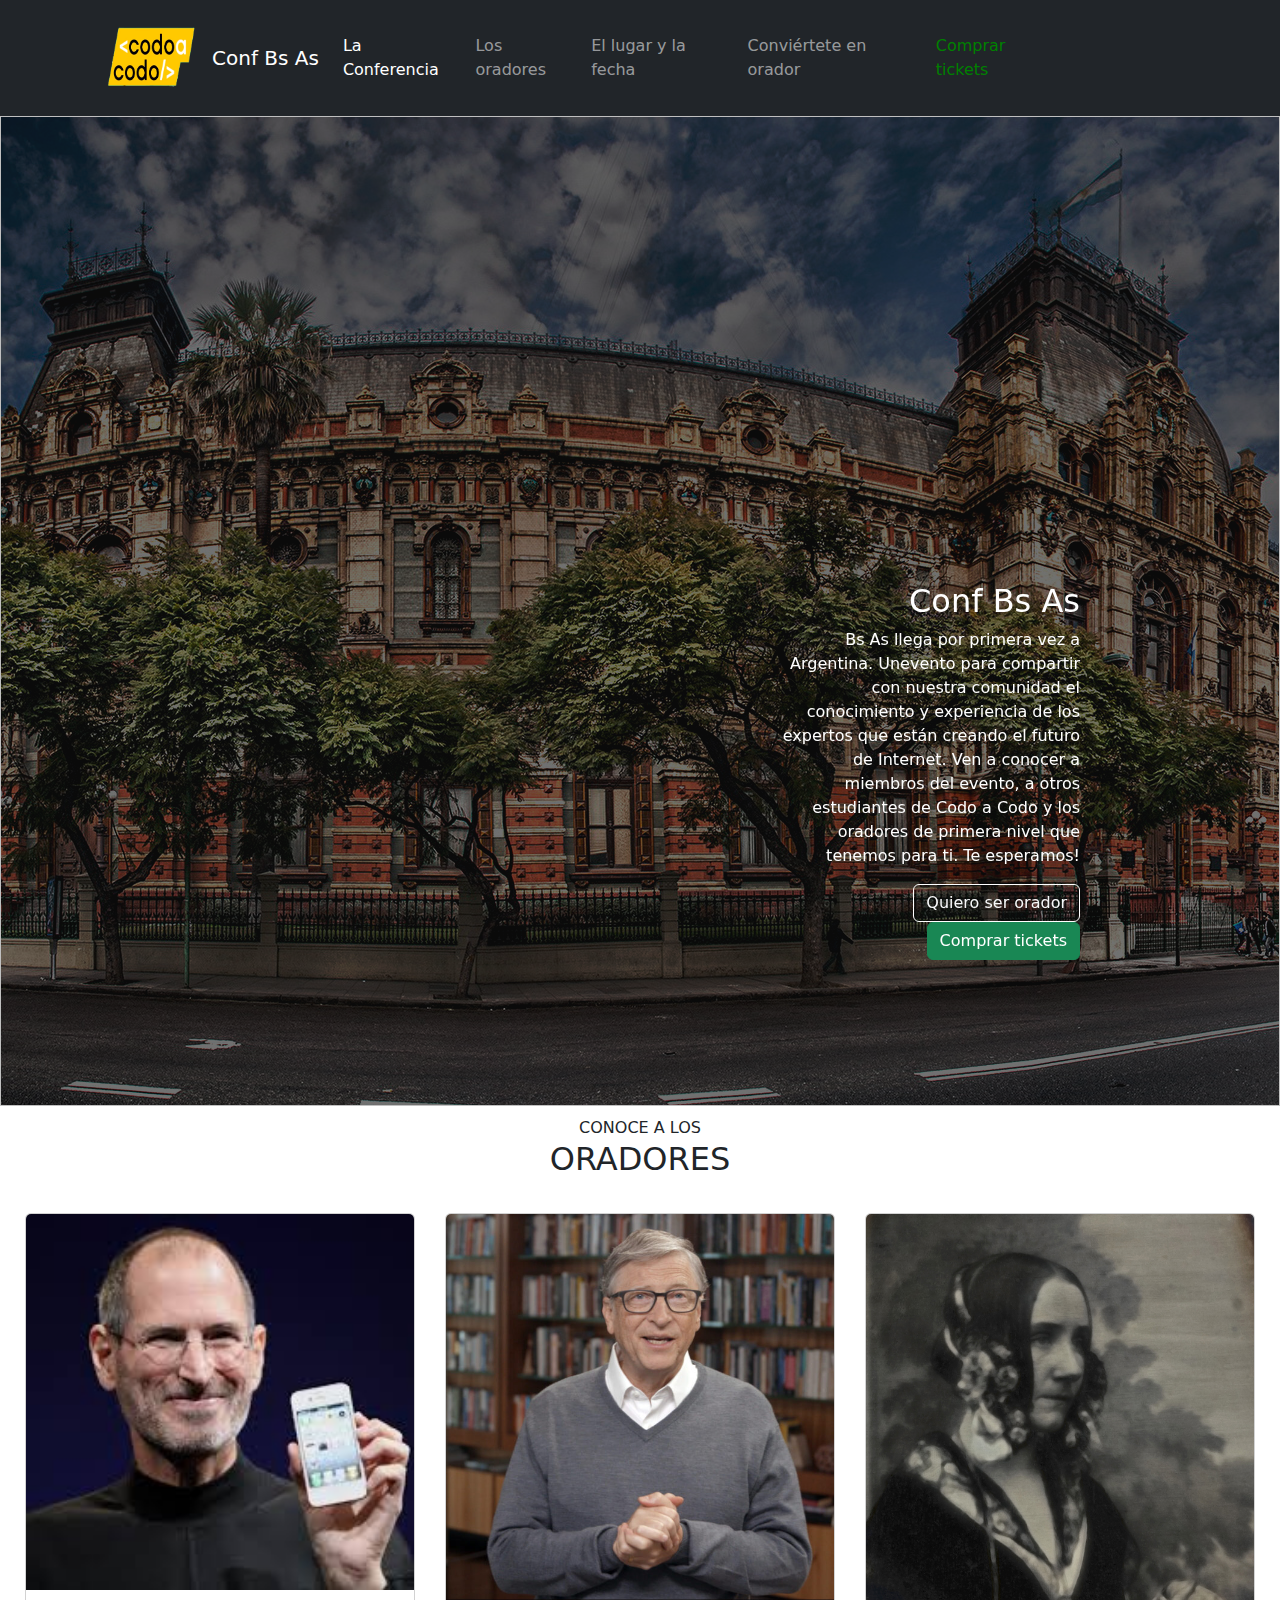
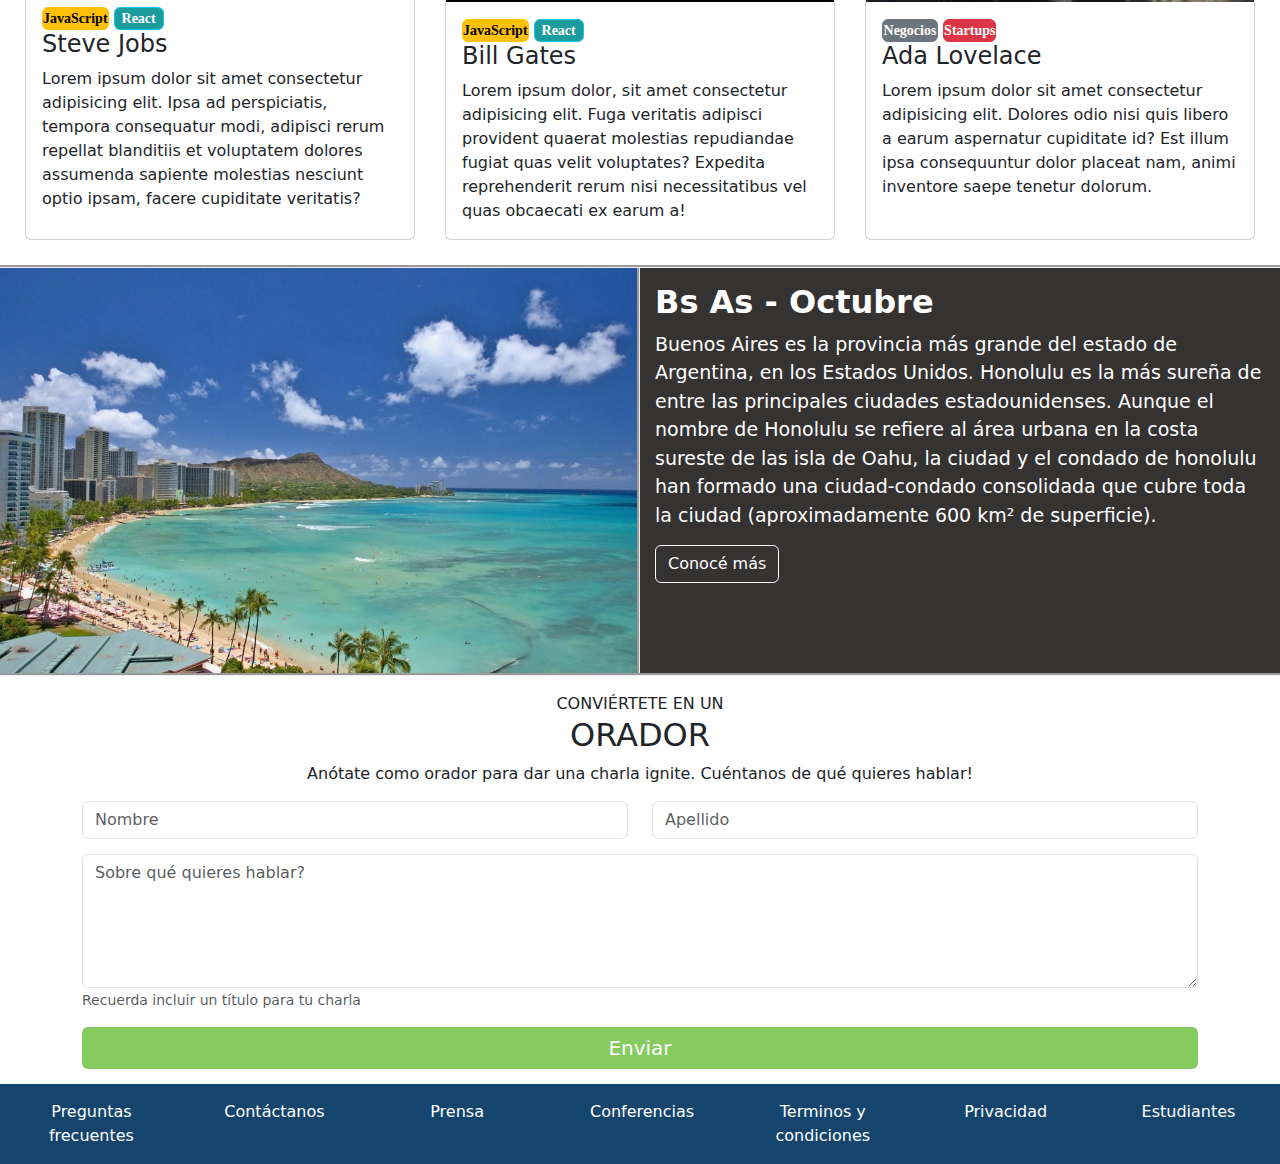
<file: index.html>
<!DOCTYPE html>
<html lang="en">
<head> 
  <meta charset="utf-8">
  <meta name="viewport" content="width=device-width, initial-scale=1">
  <title>Practico Obligatorio</title>
  <link href="https://cdn.jsdelivr.net/npm/bootstrap@5.2.1/dist/css/bootstrap.min.css" rel="stylesheet">
  <script src="https://cdn.jsdelivr.net/npm/bootstrap@5.2.1/dist/js/bootstrap.bundle.min.js"></script>
  <link rel="stylesheet" href="estilos.css">
</head>

<body>

    <header>
        <nav class="navbar navbar-expand-lg navbar navbar-dark bg-dark narvbar-static-top">
          <div class="container-fluid">
            <a href="index.html"><img class="logo" src="img/codoacodo.png" alt="Logo Vetrinaria"></a>
            <a class="navbar-brand" href="index.html"   >Conf Bs As</a>
            <button class="navbar-toggler" type="button" data-bs-toggle="collapse" data-bs-target="#navbarNav" aria-controls="navbarNav" aria-expanded="false" aria-label="Toggle navigation">
              <span class="navbar-toggler-icon"></span>
            </button>
            <div class="collapse navbar-collapse" id="navbarNav">
              <ul class="navbar-nav">                
                <li class="nav-item">
                  <a class="nav-link active" href="">La Conferencia</a>
                </li>
                <li class="nav-item">
                  <a class="nav-link" href="#oradores">Los oradores</a>
                </li>
                <li class="nav-item">
                  <a class="nav-link" href="">El lugar y la fecha</a>
                </li>
                <li class="nav-item">
                  <a class="nav-link"  href="#orador">Conviértete en orador</a>
                </li>
                <li class="nav-item">
                    <a class="nav-link" id="tickets" href="tickets.html">Comprar tickets</a>
                  </li>
              </ul>
            </div>
          </div>
        </nav>
    </header>


    <div id="demo" class="carousel slide" data-bs-ride="carousel">  
         <div class="carousel-inner">
            <div class="carousel-item active" data-duration="5">
              <img  class="d-block w-100" id="imagen">
              <div class="carousel-caption">       
                 <h2>Conf Bs As</h2>
                    <p class="presentacion">
                           Bs As llega por primera vez a Argentina. Unevento para compartir con
                           nuestra comunidad el conocimiento y experiencia de los expertos que 
                           están creando el futuro de Internet. Ven a conocer a miembros del
                           evento, a otros estudiantes de Codo a Codo y los oradores de primera
                           nivel que tenemos para ti. Te esperamos!
                     </p>
                <button type="button" id="quiero"  class="btn btn-outline-light">Quiero ser orador</button>
                <a href="tickets.html"><button type="button" id="comprar_tickes"   class="btn btn-success">Comprar tickets</button></a>
             </div>
           </div>  
           
           <div class="carousel-item">
            <img class="d-block w-100" id="imagen2">
            <div class="carousel-caption">       
               <h2>Conf Bs As</h2>
                  <p class="presentacion">
                         Bs As llega por primera vez a Argentina. Unevento para compartir con
                         nuestra comunidad el conocimiento y experiencia de los expertos que 
                         están creando el futuro de Internet. Ven a conocer a miembros del
                         evento, a otros estudiantes de Codo a Codo y los oradores de primera
                         nivel que tenemos para ti. Te esperamos!
                   </p>
              <button type="button" id="quiero"  class="btn btn-outline-light">Quiero ser orador</button>
              <a href="tickets.html"><button type="button" id="comprar_tickes"   class="btn btn-success">Comprar tickets</button></a>
            </div>
          </div> 

         </div>
     </div> 

    <section >
       <div class="texto">
          <P>CONOCE A LOS</P>
          <h2>ORADORES</h2>
       </div>  
    </section>

    <div class="tarjetas" id="oradores">
          <div class="card">
             <img class="card-img-top" src="img/steve.jpg" alt="Card image">
             <div class="card-body">
                <button type="button" id="boton_js" class="btn btn-warning b">JavaScript</button>
                <button type="button" id="boton_react" class="btn btn-info">React</button>
                <h4 class="card-title">Steve Jobs</h4>
                <p class="card-text">Lorem ipsum dolor sit amet consectetur adipisicing elit. Ipsa ad perspiciatis, tempora consequatur modi, adipisci rerum repellat blanditiis et voluptatem dolores assumenda sapiente molestias nesciunt optio ipsam, facere cupiditate veritatis?</p>
             </div>
          </div>
          <div class="card">
               <img class="card-img-top" src="img/bill.jpg" alt="Card image">
                <div class="card-body">
                  <button type="button" id="boton_js" class="btn btn-warning b">JavaScript</button>
                  <button type="button" id="boton_react" class="btn btn-info">React</button>
                  <h4 class="card-title">Bill Gates</h4>
                  <p class="card-text">Lorem ipsum dolor, sit amet consectetur adipisicing elit. Fuga veritatis adipisci provident quaerat molestias repudiandae fugiat quas velit voluptates? Expedita reprehenderit rerum nisi necessitatibus vel quas obcaecati ex earum a!</p>
                </div>
          </div>
          <div class="card" >
              <img class="card-img-top" src="img/ada.jpeg" alt="Card image">
                <div class="card-body">
                  <button type="button" id="boton_negocios" class="btn btn-secondary">Negocios</button>
                  <button type="button" id="boton_startups" class="btn btn-danger">Startups</button>
                  <h4 class="card-title">Ada Lovelace</h4>
                  <p class="card-text">Lorem ipsum dolor sit amet consectetur adipisicing elit. Dolores odio nisi quis libero a earum aspernatur cupiditate id? Est illum ipsa consequuntur dolor placeat nam, animi inventore saepe tenetur dolorum.</p>
               </div>
           </div>
    </div>

    <section>
        <div class="honolulu">
          <img class="honolulu_imagen " src="img/honolulu.jpg" alt="Foto">
          <div class="texto_honolulu"> 
               <h2><b>Bs As - Octubre</b></h2>            
               <p>Buenos Aires es la provincia más grande del estado de Argentina, en los Estados Unidos. Honolulu es la más sureña
                  de entre las principales ciudades estadounidenses. Aunque el nombre de Honolulu se refiere al área urbana en la
                  costa sureste de las isla de Oahu, la ciudad y el condado de honolulu han formado una ciudad-condado consolidada 
                  que cubre toda la ciudad (aproximadamente 600 km² de superficie).
               </p>
               <button type="button" id="conoce"  class="btn btn-primary-outline">Conocé más</button>
          </div>     
        </div>
    </section>

    <div class="container text-center mt-3">
        <div class="subtitulo_orador" id="orador">
           <p>CONVIÉRTETE EN UN</p>
           <h2>ORADOR</h2>
           <p>Anótate como orador para dar una charla ignite. Cuéntanos de qué quieres hablar!</p>
        </div>
        <form>
          <div class="row">
           <div class="col">
             <input type="text" class="form-control" placeholder="Nombre" name="nombre">
           </div>
           <div class="col">
             <input type="text" class="form-control" placeholder="Apellido" name="apellido">
           </div>
         </div>
        </form>
    </div> 
    <div>
      <textarea class="form-control" rows="5" id="comment" placeholder="Sobre qué quieres hablar?" name="text"></textarea>
      <label for="comment"><small class="text-muted">Recuerda incluir un título para tu charla</small></label>
      <button type="submit" class="btn btn-primary" id="enviar" >Enviar</button>
    </div> 

    <footer>      
        <ul class="menu_footer">   
          <li><a href="#">Preguntas frecuentes</a></li>
          <li><a href="#">Contáctanos</a></li>    
          <li><a href="#">Prensa</a></li>
          <li><a href="#">Conferencias</a></li>
          <li><a href="#">Terminos y condiciones</a></li>
          <li><a href="#">Privacidad</a></li>
          <li><a href="#">Estudiantes</a></li>
        </ul>   
    </footer>
    
</body>
</html>
</file>
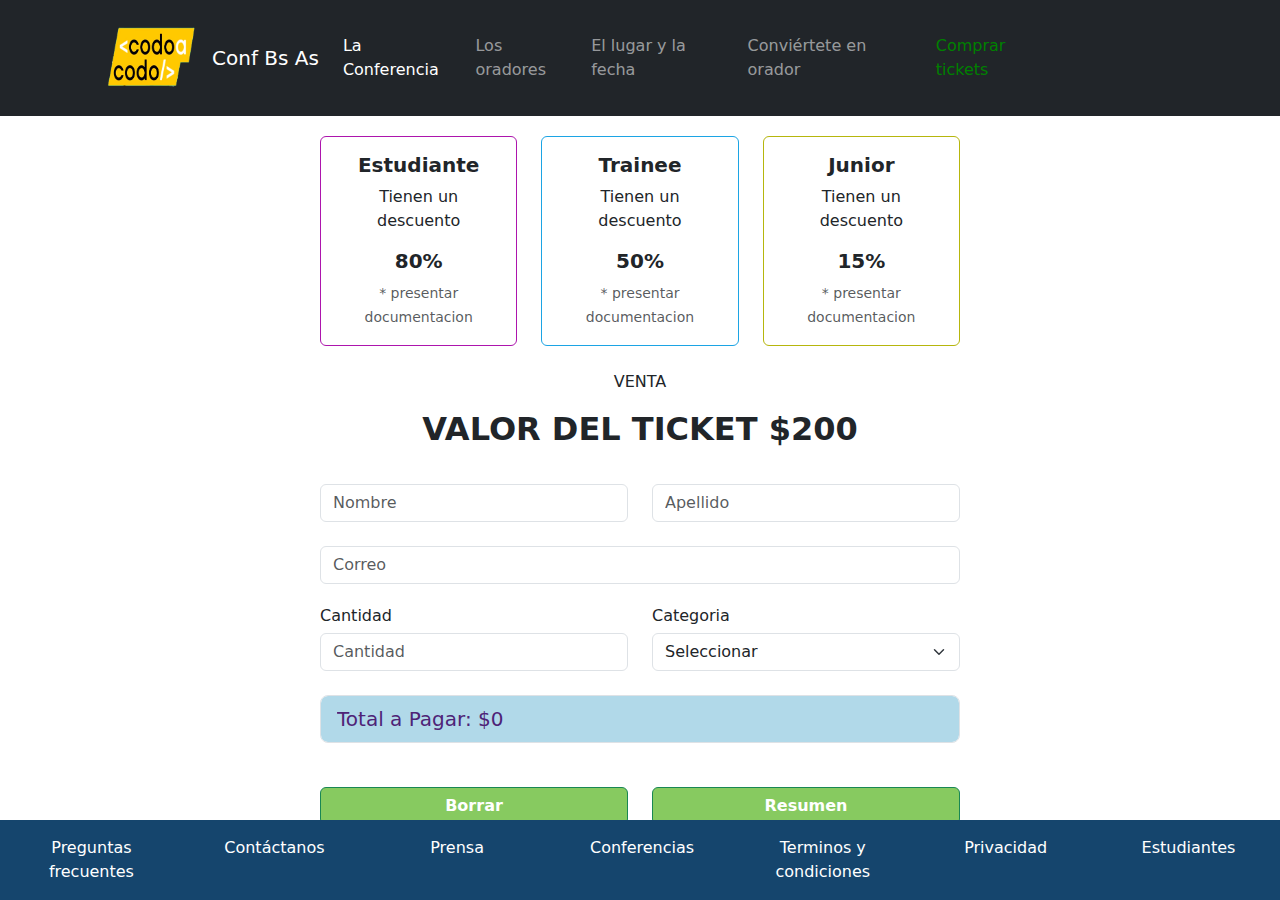
<file: tickets.html>
<!DOCTYPE html>
<html lang="en">
<head> 
  <meta charset="utf-8">
  <meta name="viewport" content="width=device-width, initial-scale=1">
  <title>Practico Obligatorio</title>
  <link href="https://cdn.jsdelivr.net/npm/bootstrap@5.2.1/dist/css/bootstrap.min.css" rel="stylesheet">
  <script src="https://cdn.jsdelivr.net/npm/bootstrap@5.2.1/dist/js/bootstrap.bundle.min.js"></script>
  <link rel="stylesheet" href="estilos.css">
  <script src="index.js"></script>
</head>

<body>

    <header>
        <nav class="navbar navbar-expand-lg navbar navbar-dark bg-dark narvbar-static-top">
          <div class="container-fluid">
            <a href="index.html"><img class="logo" src="img/codoacodo.png" alt="Logo Vetrinaria"></a>
            <a class="navbar-brand" href="index.html"   >Conf Bs As</a>
            <button class="navbar-toggler" type="button" data-bs-toggle="collapse" data-bs-target="#navbarNav" aria-controls="navbarNav" aria-expanded="false" aria-label="Toggle navigation">
              <span class="navbar-toggler-icon"></span>
            </button>
            <div class="collapse navbar-collapse" id="navbarNav">
              <ul class="navbar-nav">                
                <li class="nav-item">
                  <a class="nav-link active" href="index.html">La Conferencia</a>
                </li>
                <li class="nav-item">
                  <a class="nav-link" href="#oradores">Los oradores</a>
                </li>
                <li class="nav-item">
                  <a class="nav-link" href="">El lugar y la fecha</a>
                </li>
                <li class="nav-item">
                  <a class="nav-link"  href="#orador">Conviértete en orador</a>
                </li>
                <li class="nav-item">
                    <a class="nav-link" id="tickets" href="">Comprar tickets</a>
                  </li>
              </ul>
            </div>
          </div>
        </nav>
    </header>
    

    <form class="general">
      
      <div class="row row-cols-1 row-cols-md-3 g-4" id="card-descuentos">
        <div class="col" >       
          <div class="card h-100" id="card1">                
            <div class="card-body">
              <h5 class="card-title">Estudiante</h5>
              <p>Tienen un descuento</p>
              <h5 class="card-title">80%</h5>
              <small class="text-muted">* presentar documentacion</small>
            </div>  
            </div>          
        </div>
        <div class="col">
          <div class="card h-100" id="card2">            
            <div class="card-body">
              <h5 class="card-title">Trainee</h5>
              <p>Tienen un descuento</p>
              <h5 class="card-title">50%</h5>
              <small class="text-muted">* presentar documentacion</small>
            </div>  
             
          </div>
        </div>
        <div class="col">
          <div class="card h-100" id="card3">            
            <div class="card-body">
              <h5 class="card-title">Junior</h5>
              <p>Tienen un descuento</p>
              <h5 class="card-title">15%</h5>
              <small class="text-muted">* presentar documentacion</small>
            </div>
            
          </div>
        </div>
      </div>
      <br>
          
         <div class="venta">
           <p>VENTA</p>
           <h2>VALOR DEL TICKET $200</h2>
        </div>

          <br>
          <div class="row">
            <div class="col">
              <input type="text" class="form-control" placeholder="Nombre" id="nombre_ticket" aria-label="First name">
            </div>
            <div class="col">
                <input type="text" class="form-control" placeholder="Apellido" aria-label="First name">
              </div>
          </div>
          <br>
       
          <div class="col">
            <input type="email" class="form-control" placeholder="Correo" name="Correo">
          </div>        

          
          <div class="select">
          <div class="row">
            <div class="col">
              <p>Cantidad</p>
              <input type="text" id="cantidad"   class="form-control" placeholder="Cantidad" aria-label="First name">
            </div>
            <div class="col">  
                <p >Categoria</p>              
                <select class="form-select" id="mySelect"  aria-label="Default select example" >
                    <option value="total" selected>Seleccionar</option>
                    <option value="Estudiante">Estudiante</option>
                    <option value="Trainee">Trainee</option>
                    <option value="Junior">Junior</option>                    
                </select>
            </div>
          </div>
          </div>
          <br>

          <div class="pagar">
          <div class="col">
            <input type="text" class="form-control form-control-lg" id="pagar"  placeholder="Total a Pagar: $0" name="Correo" readonly></input>
          </div> 
          </div>          
          <br>
        
          
          <div class="row">
            <div class="col">
              <button type="reset" class="btn btn-success" id="botones" onclick="borrar()">Borrar</button>
            </div>
            <div class="col">
              <button type="button" class="btn btn-success" id="botones" onclick="total()">Resumen</button>
              </div>
          </div>        
          

        </form>





    <footer>      
        <ul class="menu_tickets">   
          <li><a href="#">Preguntas frecuentes</a></li>
          <li><a href="#">Contáctanos</a></li>    
          <li><a href="#">Prensa</a></li>
          <li><a href="#">Conferencias</a></li>
          <li><a href="#">Terminos y condiciones</a></li>
          <li><a href="#">Privacidad</a></li>
          <li><a href="#">Estudiantes</a></li>
        </ul>   
    </footer>
    
</body>
</html>
</file>
<file: estilos.css>
body{
    display: flex;
    flex-direction: column;
    min-height: 100%;
   
}

.logo{
    width: 7.5rem;
    height: 6.25rem;
    margin-left: 5rem;
}

#navbarNav{
    justify-content:flex-end;
    margin-right: 12.5rem;    
}

#tickets{
    color:green;
}


#imagen{
    background-color:rgb(50,50,50);
    background-blend-mode: soft-light;
    background-image: url(img/hawaii.jpg);
    height: 110vh;
}

#imagen2{
    background-color:rgb(50,50,50);
    background-blend-mode: soft-light;
    background-image: url(img/hawaii3.jpg);
    height: 110vh;    
}


.carousel-caption{       
        position: absolute;
        right: 0%;
        left: 60%;
        text-align: end;
        margin-right: 12.5rem;
        top: 45%;       
}

#quiero{
    border-color:white;
   
}   


.texto p{
    text-align: center;
    margin-top:0.625rem;
    margin-bottom: 0px;
}

.texto h2{
    text-align: center;
    margin-bottom:0.625rem;
    
}

.tarjetas #boton_js{
    font-weight:bold;
    font-size: 0.875rem;
    width:4,6875;
    padding: 0rem;
    font-family:'Times New Roman';   
}

.tarjetas #boton_react{
    font-weight:bold;
    color: white;
    font-size: 0.875rem;
    width:3.125rem;
    padding: 0rem;
    font-family:'Times New Roman';  
    background-color: rgb(28, 156, 156);  
}

.tarjetas #boton_negocios{
    font-weight:bold;
    font-size: 0.875rem;
    width:3.500rem;
    padding: 0rem;
    font-family:'Times New Roman';   
}

.tarjetas #boton_startups{
    font-weight:bold;
    font-size: 0.875rem;
    width:3.500;
    padding: 0rem;
    font-family:'Times New Roman';    
}

.tarjetas{
    display:flex;
    justify-content: center;
    margin: 0.625rem;    
}

.tarjetas .card{
    margin: 0.9375rem;
    width:25rem;
   
}

.subtitulo_orador p{
      padding: 0rem;
      margin: 0rem;
}



.honolulu{
    display: flex;
    background-color: rgb(53, 50, 50);
    color: white;
    border-top-style: groove; 
    border-bottom-style: groove;    
}

.honolulu_imagen{    
    width: 50%;
    border-right-style: groove;    
     
}
  
.texto_honolulu{
    width: 50%;
    padding: 0.9375rem;
}

.texto_honolulu p{    
    font-size: 1.1875rem;
 
}



#conoce{
    border-color:white;
    color: white;

}

form{
    margin-top:0.9375rem;
}

#comment{
    width: 81rem;
    margin-top: 0.9375rem; 
    display: block;
    margin-left: auto;
    margin-right: auto;   
    
}

label{
    width: 81rem;   
    margin-bottom: 0.9375rem; 
    display: block;
    margin-left: auto;
    margin-right: auto; 

}

#enviar{
    width: 81rem;   
    margin-bottom: 0.9375rem; 
    display: block;
    margin-left: auto;
    margin-right: auto;
    font-size: 20px;
    background-color: rgb(135, 202, 96);
    border: none;

}


.menu_footer{
    margin-bottom:0;    
    padding: 1em 0;
    background-color: rgb(21, 69, 109);
    color: white;
    display: flex;
    justify-content:space-around; 
    list-style:none;    
    width: 100%;   
      
}




.menu_footer li{
    width: 6.25rem;
    text-align:center;    
    
}

.menu_footer li a{
    text-decoration:none;
    color: white;
    
}

.general{
    width: 50%;
    height: 50%;
    margin-left: auto;
    margin-right: auto;
    margin-top: 20px;
    margin-bottom: 20px;
}



.general .card-title{
    font-weight:bold;        
}


#card1{
    border-color:rgb(173, 21, 173);
}

#card2{
    border-color: rgb(28, 164, 228);    
}

#card3{
    border-color: rgb(182, 182, 13);
}


.general .select p{   
    margin-top: 20px;
    margin-bottom: 5px;
}

.general #botones{
    width: 100%;
    margin-top: 20px;
    margin-bottom: 20px; 
    background-color: rgb(135, 202, 96);
    font-weight: bold; 
}


.general #pagar{
    background-color: rgb(177, 217, 233);    
}


.general .pagar ::placeholder {
    color: rgb(78, 35, 119);    
}



.general .venta{
    text-align: center;    
    height: 70px;
    margin-bottom: 20px;
}


.general .venta h2{
    font-weight:bold;      
}

.general .card-body {
    text-align: center;
}


.barra{
    width: 100%;
    color: rgb(78, 35, 119);
    background-color: rgb(177, 217, 233);  
    height: 50px;
    padding: 10px;
}


.menu_tickets{
    margin-bottom:0;    
    padding: 1em 0;
    background-color: rgb(21, 69, 109);
    color: white;
    display: flex;
    justify-content:space-around; 
    list-style:none; 
    position: absolute;
    width: 100%;
    bottom: 0;  
      
}




.menu_tickets li{
    width: 6.25rem;
    text-align:center;    
    
}

.menu_tickets li a{
    text-decoration:none;
    color: white;
    
}




@media screen and (min-width:320px) and (max-width:479px){

    .carousel-caption{                
        right: 0%;
        left: 0%;      
        font-size: 12px; 
        width: 80%;  
        top: 0%;     
    }

    .tarjetas{
        display: block;        
        margin: 10px; 
        align-content: center;        
    }



    .tarjetas img{
           width: 256px;

    }

    .tarjetas .card-body{
        width: 256px;   

    }

    .card{
        width: 256px;
        margin: 5px;  
        justify-content: center;     
    }

    .tarjetas p{
          font-size: 12px;
    }

    .honolulu{
        display: block;
    }

    .honolulu_imagen{    
        width: 100%;
    }

    .texto_honolulu{
        width: 100%; 

    }

    .texto_honolulu p{   
        width: 100%; 
                
    }

    #conoce{
        width: 4rem;
        height: 3rem;       
        padding: 0px;
    
    }

    #comment{
        width: 296px;
    }

    label{
        width: 296px;
    }

    #enviar{
        width: 296px; 
        font-size:14px;
    }

    .menu_footer li a{
        font-size: 8px;  
        
    }

    #card1{
        width:200px;   

    }

    #card2{
        width:200px;   

    }

    #card3{
        width:200px;          

    }

    .general{
        width: 90%;
        height: 90%;         
        margin-top: 10px;
        margin-bottom: 10px;   
        
    }    

   

   
}

@media screen and (min-width:480px) and (max-width:767px){

    .carousel-caption{                
        right: 0%;
        left: 0%;      
        font-size: 14px; 
        width: 80%;  
        top: 15%;     
    }

    .tarjetas p{
          font-size: 14px;
    }

    .texto_honolulu p{    
        font-size: 14px;     
    }

    #comment{
        width: 456px;
    }

    label{
        width: 456px;
    }

    #enviar{
        width: 456px; 
    }

    .menu_footer li a{
        font-size: 12px;  
        
    }

}

@media screen and (min-width:768px) and (max-width:990px){

    .carousel-caption{                
        right: 0%;
        left: 0%;      
        font-size: 14px; 
        width: 80%;  
        top: 5%;     
    }
    #comment{
        width: 696px;
    }

    label{
        width: 696px;
    }

    #enviar{
        width: 696px; 
    }

}

@media (min-width: 991px) and (max-width:1199px){

    #comment{
        width: 936px;
    }

    label{
        width: 936px;
    }

    #enviar{
        width: 936px; 
    }

}

@media (min-width: 1200px) and (max-width:1399px){

    #comment{
        width: 1116px;
    }

    label{
        width: 1116px;
    }

    #enviar{
        width: 1116px; 
    }

}
</file>
